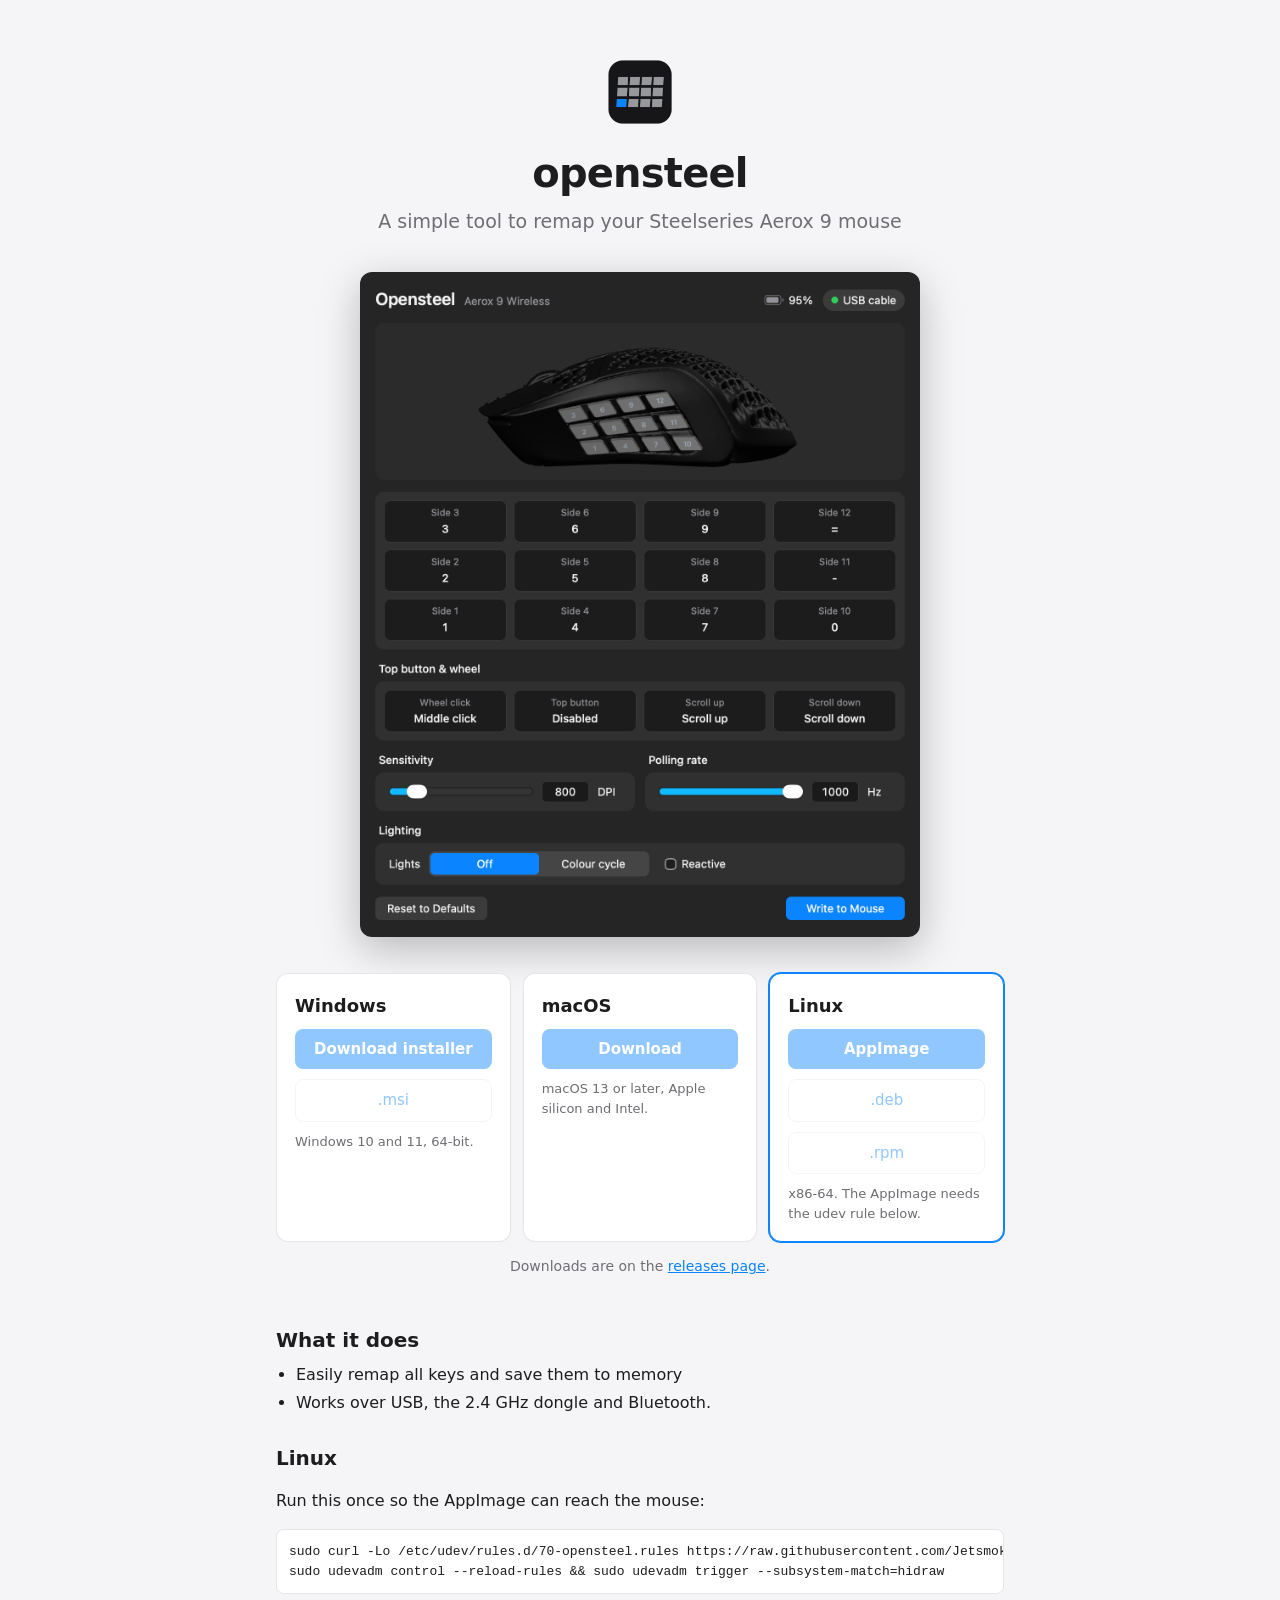
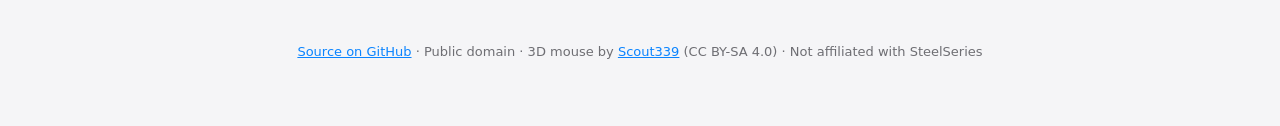
<file: docs/index.html>
<!doctype html>
<html lang="en">
<head>
  <meta charset="utf-8">
  <meta name="viewport" content="width=device-width, initial-scale=1">
  <title>opensteel</title>
  <meta name="description" content="A simple tool to remap your Steelseries Aerox 9 mouse">
  <link rel="icon" href="icon.png">
  <style>
    :root {
      --bg: #f5f5f7; --surface: #ffffff; --text: #1d1d1f; --secondary: #6e6e73;
      --border: rgba(0, 0, 0, 0.1); --accent: #0a84ff; --accent-text: #ffffff;
    }
    @media (prefers-color-scheme: dark) {
      :root { --bg: #161617; --surface: #232325; --text: #f5f5f7; --secondary: #a1a1a6; --border: rgba(255, 255, 255, 0.12); }
    }
    * { box-sizing: border-box; }
    body {
      margin: 0; background: var(--bg); color: var(--text);
      font: 16px/1.5 system-ui, -apple-system, "Segoe UI", sans-serif;
    }
    main { max-width: 760px; margin: 0 auto; padding: 56px 16px 64px; }
    header { text-align: center; }
    header img.icon { width: 72px; height: 72px; }
    h1 { font-size: 40px; margin: 8px 0 4px; letter-spacing: -0.02em; }
    .tagline { color: var(--secondary); font-size: 19px; margin: 0; }
    .shot { display: block; width: 100%; max-width: 560px; margin: 36px auto; border-radius: 12px;
            box-shadow: 0 12px 40px rgba(0, 0, 0, 0.25); }
    .downloads { display: grid; grid-template-columns: repeat(3, 1fr); gap: 12px; }
    @media (max-width: 640px) { .downloads { grid-template-columns: 1fr; } }
    .platform {
      background: var(--surface); border: 1px solid var(--border); border-radius: 12px;
      padding: 18px; display: flex; flex-direction: column; gap: 10px;
    }
    .platform.mine { border-color: var(--accent); box-shadow: 0 0 0 1px var(--accent); }
    .platform h2 { margin: 0; font-size: 18px; }
    .platform .note { color: var(--secondary); font-size: 13px; margin: 0; }
    .button {
      display: block; text-align: center; padding: 9px 12px; border-radius: 8px; text-decoration: none;
      background: var(--accent); color: var(--accent-text); font-weight: 600; font-size: 15px;
    }
    .button.secondary { background: transparent; color: var(--accent); border: 1px solid var(--border); font-weight: 500; }
    .button[aria-disabled="true"] { opacity: 0.45; pointer-events: none; }
    .version { text-align: center; color: var(--secondary); font-size: 14px; margin: 14px 0 0; }
    section.details { margin-top: 48px; }
    section.details h2 { font-size: 20px; margin: 28px 0 8px; }
    ul { padding-left: 20px; margin: 0; }
    li { margin: 4px 0; }
    code, pre { font-family: ui-monospace, "Cascadia Mono", Menlo, monospace; font-size: 13px; }
    pre { background: var(--surface); border: 1px solid var(--border); border-radius: 8px; padding: 12px;
          overflow-x: auto; white-space: pre; }
    a { color: var(--accent); }
    footer { margin-top: 48px; color: var(--secondary); font-size: 13px; text-align: center; }
  </style>
</head>
<body>
  <main>
    <header>
      <img class="icon" src="icon.png" alt="">
      <h1>opensteel</h1>
      <p class="tagline">A simple tool to remap your Steelseries Aerox 9 mouse</p>
    </header>

    <img class="shot" src="screenshot.png" alt="Opensteel showing the Aerox 9's side buttons and their bindings">

    <div class="downloads">
      <div class="platform" data-os="windows">
        <h2>Windows</h2>
        <a class="button" data-asset="-setup.exe" aria-disabled="true" href="#">Download installer</a>
        <a class="button secondary" data-asset=".msi" aria-disabled="true" href="#">.msi</a>
        <p class="note">Windows 10 and 11, 64-bit.</p>
      </div>
      <div class="platform" data-os="mac">
        <h2>macOS</h2>
        <a class="button" data-asset="_macOS.zip" aria-disabled="true" href="#">Download</a>
        <p class="note">macOS 13 or later, Apple silicon and Intel.</p>
      </div>
      <div class="platform" data-os="linux">
        <h2>Linux</h2>
        <a class="button" data-asset=".AppImage" aria-disabled="true" href="#">AppImage</a>
        <a class="button secondary" data-asset=".deb" aria-disabled="true" href="#">.deb</a>
        <a class="button secondary" data-asset=".rpm" aria-disabled="true" href="#">.rpm</a>
        <p class="note">x86-64. The AppImage needs the udev rule below.</p>
      </div>
    </div>
    <p class="version" id="version">Looking up the latest release…</p>

    <section class="details">
      <h2>What it does</h2>
      <ul>
        <li>Easily remap all keys and save them to memory</li>
        <li>Works over USB, the 2.4 GHz dongle and Bluetooth.</li>
      </ul>

      <h2>Linux</h2>
      <p>Run this once so the AppImage can reach the mouse:</p>
      <pre>sudo curl -Lo /etc/udev/rules.d/70-opensteel.rules https://raw.githubusercontent.com/Jetsmoke/opensteel/main/desktop/src-tauri/linux/70-opensteel.rules
sudo udevadm control --reload-rules &amp;&amp; sudo udevadm trigger --subsystem-match=hidraw</pre>
    </section>

    <footer>
      <a href="https://github.com/Jetsmoke/opensteel">Source on GitHub</a> · Public domain ·
      3D mouse by <a href="https://www.printables.com/@Scout339">Scout339</a> (CC BY-SA 4.0) ·
      Not affiliated with SteelSeries
    </footer>
  </main>

  <script>
    // Point each button at the matching file in the latest release, and highlight this OS.
    const ua = navigator.userAgent;
    const os = /Windows/.test(ua) ? "windows" : /Mac OS X|Macintosh/.test(ua) ? "mac" : /Linux|X11/.test(ua) ? "linux" : null;
    if (os) document.querySelector(`.platform[data-os="${os}"]`).classList.add("mine");

    fetch("https://api.github.com/repos/Jetsmoke/opensteel/releases/latest")
      .then((r) => (r.ok ? r.json() : Promise.reject(r.status)))
      .then((release) => {
        for (const link of document.querySelectorAll("[data-asset]")) {
          const asset = release.assets.find((a) => a.name.endsWith(link.dataset.asset));
          if (asset) { link.href = asset.browser_download_url; link.removeAttribute("aria-disabled"); }
        }
        document.getElementById("version").textContent = `Version ${release.tag_name.replace(/^v/, "")}`;
      })
      .catch(() => {
        document.getElementById("version").innerHTML =
          'Downloads are on the <a href="https://github.com/Jetsmoke/opensteel/releases">releases page</a>.';
      });
  </script>
</body>
</html>
</file>
